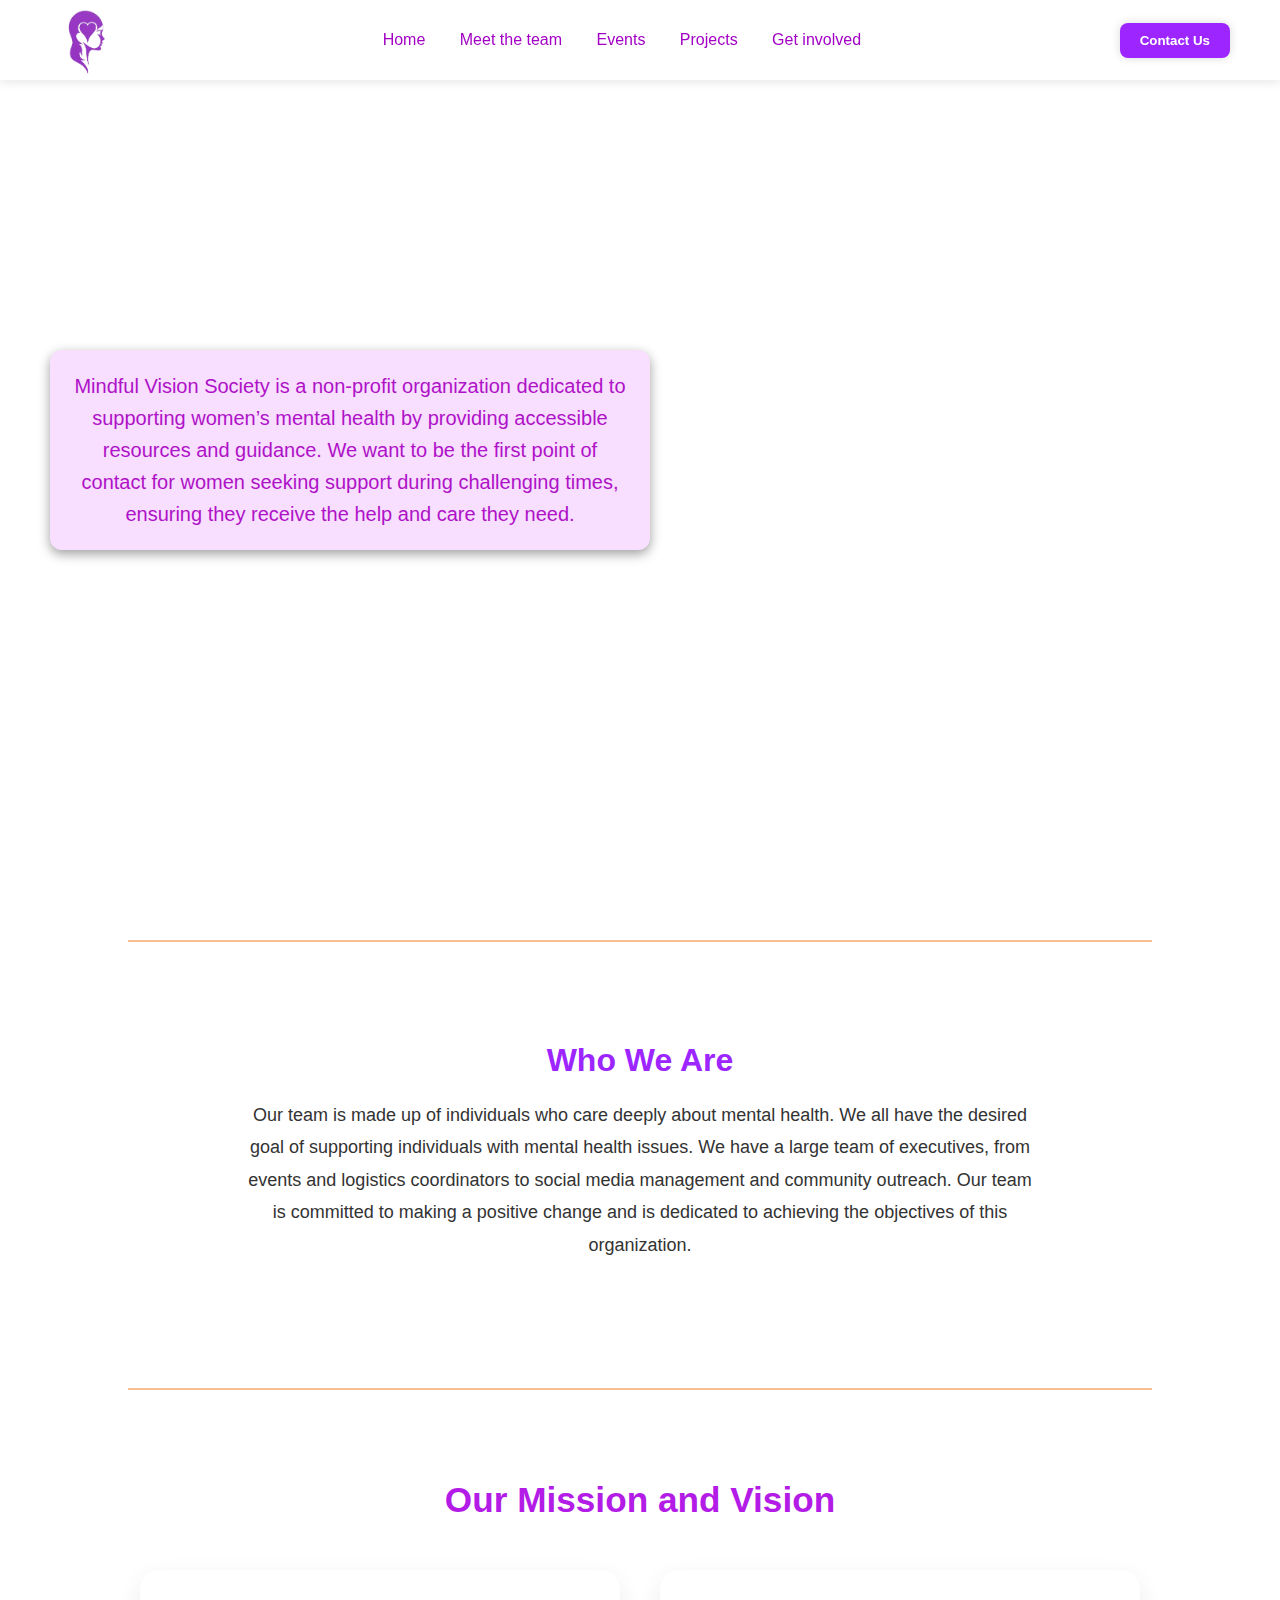
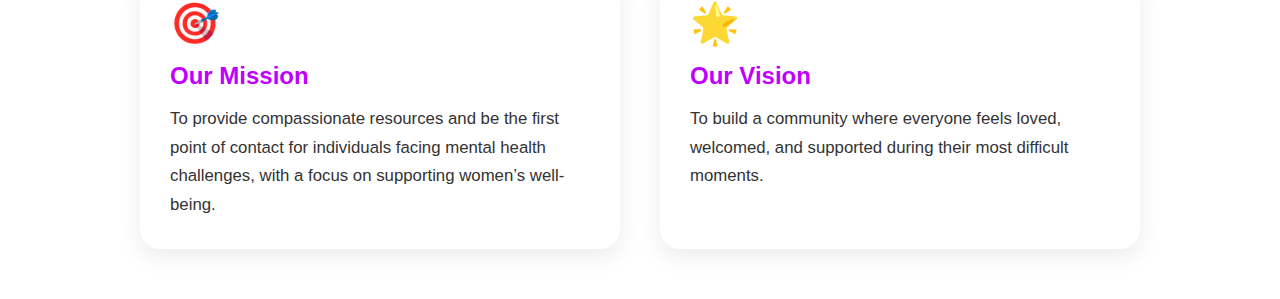
<file: index.html>
<!DOCTYPE html>
<html lang="en">
<head>
  <meta charset="UTF-8">
  <meta name="viewport" content="width=device-width, initial-scale=1.0">
  <title>Mindful Vision Society</title>
  <link rel="stylesheet" href="index.css">
</head>
<body>
  <header class="navbar">
    <div class="logo">
      <img src="logo.png" alt="Mindful Vision Society">
    </div>
    <nav class="nav-links">
      <a href="/index.html">Home</a>
      <a href="/Tabs/Team.html">Meet the team </a>
      <a href="/Tabs/Events.html">Events</a>
      <a href="/Tabs/Projects.html">Projects</a>
      <a href="/Tabs/Involed.html">Get involved </a>
    </nav>
    <button class="contact-button">Contact Us</button>
  </header>

<section class="hero">
  <div class="overlay"></div>
  <div class="hero-content">
    <div class="text-box">
      <p>
        Mindful Vision Society is a non-profit organization dedicated to supporting women’s mental health by providing accessible resources and guidance. We want to be the first point of contact for women seeking support during challenging times, ensuring they receive the help and care they need.
      </p>
    </div>
  </div>
</section>

<!-- LINE BETWEEN SECTIONS -->
<hr class="section-divider" />

<section class="Mission">
  <div class="overlay"></div>

  <h2>Who We Are</h2>

  <p>
    Our team is made up of individuals who care deeply about mental health. We all have the desired goal of supporting individuals with mental health issues.
    We have a large team of executives, from events and logistics coordinators to social media management and community outreach. Our team is committed to making a positive change and is dedicated to achieving the objectives of this organization.
  </p>

</section>

<!-- LINE BETWEEN SECTIONS -->
<hr class="section-divider" />

<section class="mission-vision-section">
  <h2 class="section-title">Our Mission and Vision</h2>
  <div class="card-container">
    <div class="info-card">
      <div class="icon">🎯</div>
      <h3>Our Mission</h3>
      <p>
        To provide compassionate resources and be the first point of contact for individuals facing mental health challenges, with a focus on supporting women’s well-being.
      </p>
    </div>
    <div class="info-card">
      <div class="icon">🌟</div>
      <h3>Our Vision</h3>
      <p>
        To build a community where everyone feels loved, welcomed, and supported during their most difficult moments.
      </p>
    </div>
  </div>
</section>

</body>
</html>
</file>
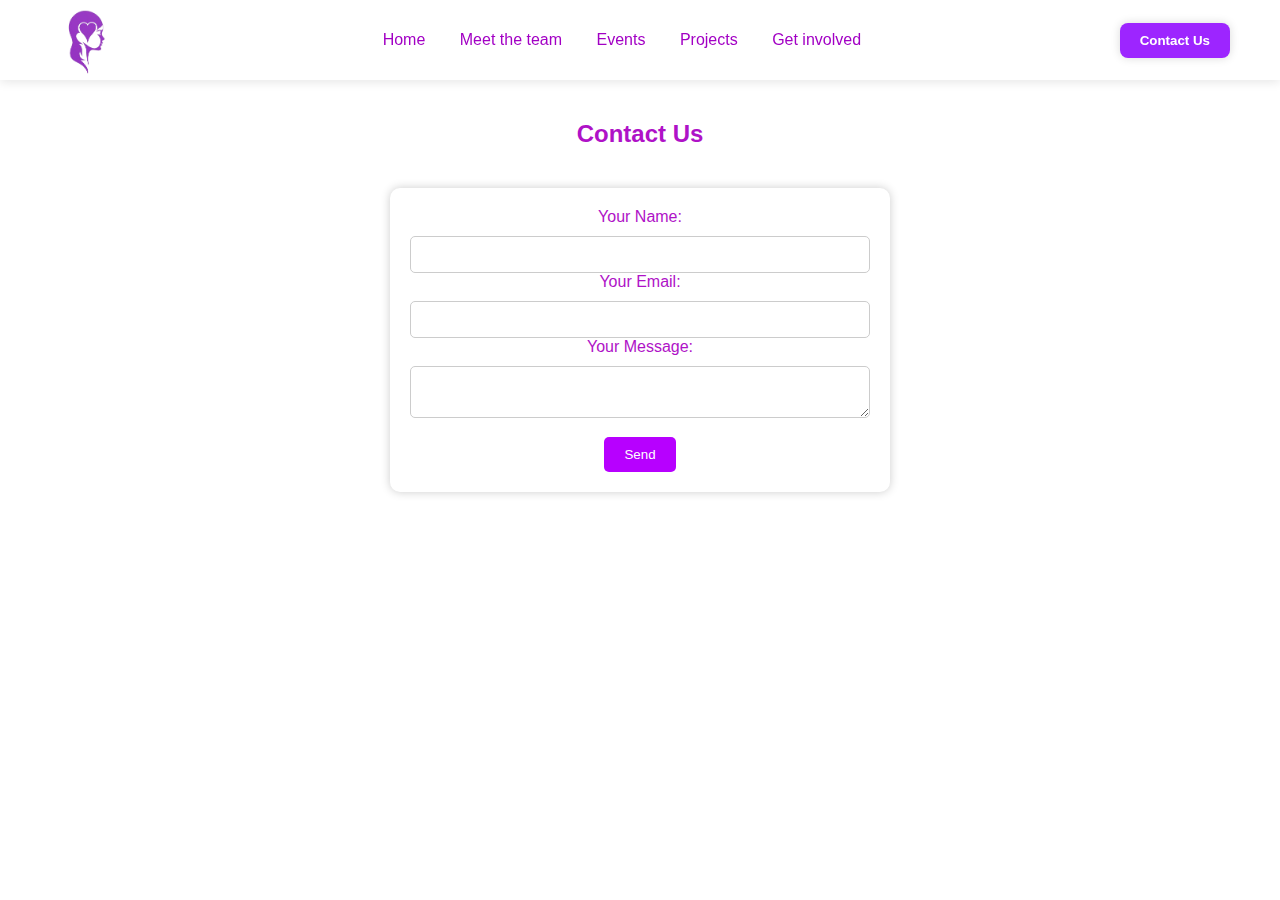
<file: Tabs/Contactus.html>
<!DOCTYPE html>
<html lang="en">
<head>
  <meta charset="UTF-8" />
  <meta name="viewport" content="width=device-width, initial-scale=1.0"/>
  <title>Contact Us - Mindful Vision Society</title>
  <link rel="stylesheet" href="/index.css" />
  <link rel="stylesheet" href="/Styles/contactus.css" /> <!-- New contact-specific CSS -->
</head>
<body>
  <header class="navbar">
    <div class="logo">
      <img src="/logo.png" alt="Mindful Vision Society" />
    </div>
    <nav class="nav-links">
      <a href="/index.html">Home</a>
      <a href="/Tabs/Team.html">Meet the team</a>
      <a href="/Tabs/Events.html">Events</a>
      <a href="/Tabs/Projects.html">Projects</a>
      <a href="/Tabs/Involed.html">Get involved</a>
    </nav>
    <button class="contact-button" onclick="location.href='/Tabs/Contactus.html'">
      Contact Us
    </button>
  </header>

  <h2 class="contact-title">Contact Us</h2>
<!-- modify this form HTML and place wherever you want your form -->
<form
  action="https://formspree.io/f/xblylnez"
  method="POST"
>
  <label>
    Your Name:
    <input type="Name" name="Name">
  </label>

  <label>
    Your Email:
    <input type="email" name="email">
  </label>
  <label>
    Your Message:
    <textarea name="message"></textarea>
  </label>
  <!-- your other form fields go here -->
  <button type="submit">Send</button>
</form>
</html>
</file>
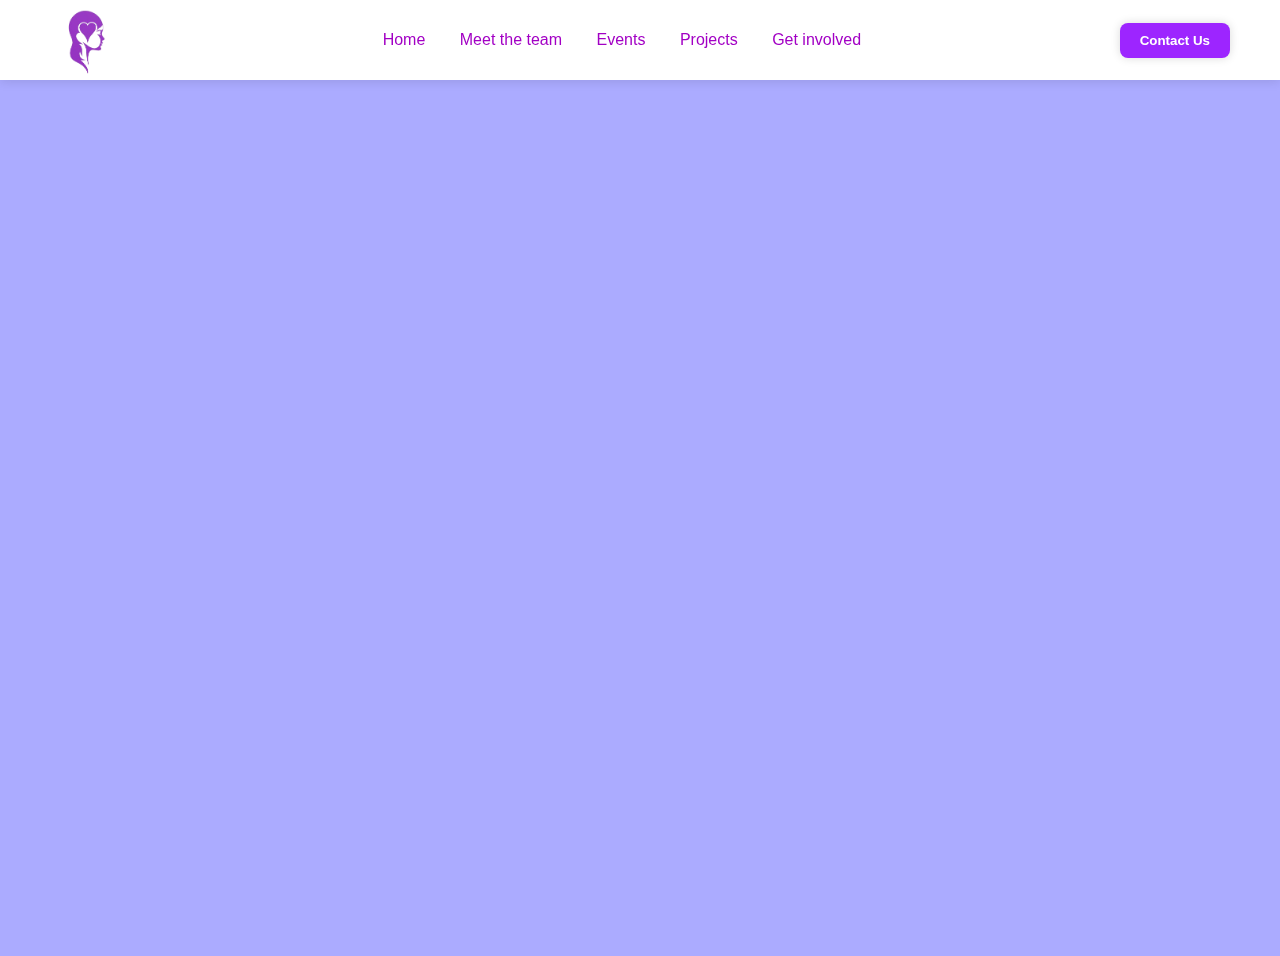
<file: Tabs/Involed.html>
<!DOCTYPE html>
<html lang="en">
<head>
  <meta charset="UTF-8" />
  <meta name="viewport" content="width=device-width, initial-scale=1.0"/>
  <title>Contact Us - Mindful Vision Society</title>
  <link rel="stylesheet" href="/index.css" />
  <link rel="stylesheet" href="/Styles/getinvolved.css" />

</head>
<body>
  <header class="navbar">
    <div class="logo">
      <img src="/logo.png" alt="Mindful Vision Society" />
    </div>
    <nav class="nav-links">
      <a href="/index.html">Home</a>
      <a href="/Tabs/Team.html">Meet the team</a>
      <a href="/Tabs/Events.html">Events</a>
      <a href="/Tabs/Projects.html">Projects</a>
      <a href="/Tabs/Involed.html">Get involved</a>
    </nav>
    <button class="contact-button" onclick="location.href='/Tabs/Contactus.html'">
      Contact Us
    </button>
  </header>

  <h2 class="contact-title">Contact Us</h2>
  <div class="jotform-container">
    <iframe
      title="Contact Form"
      src="https://www.jotform.com/form/251558049323256"
      allowfullscreen
    ></iframe>
  </div>
</body>
</html>
</file>
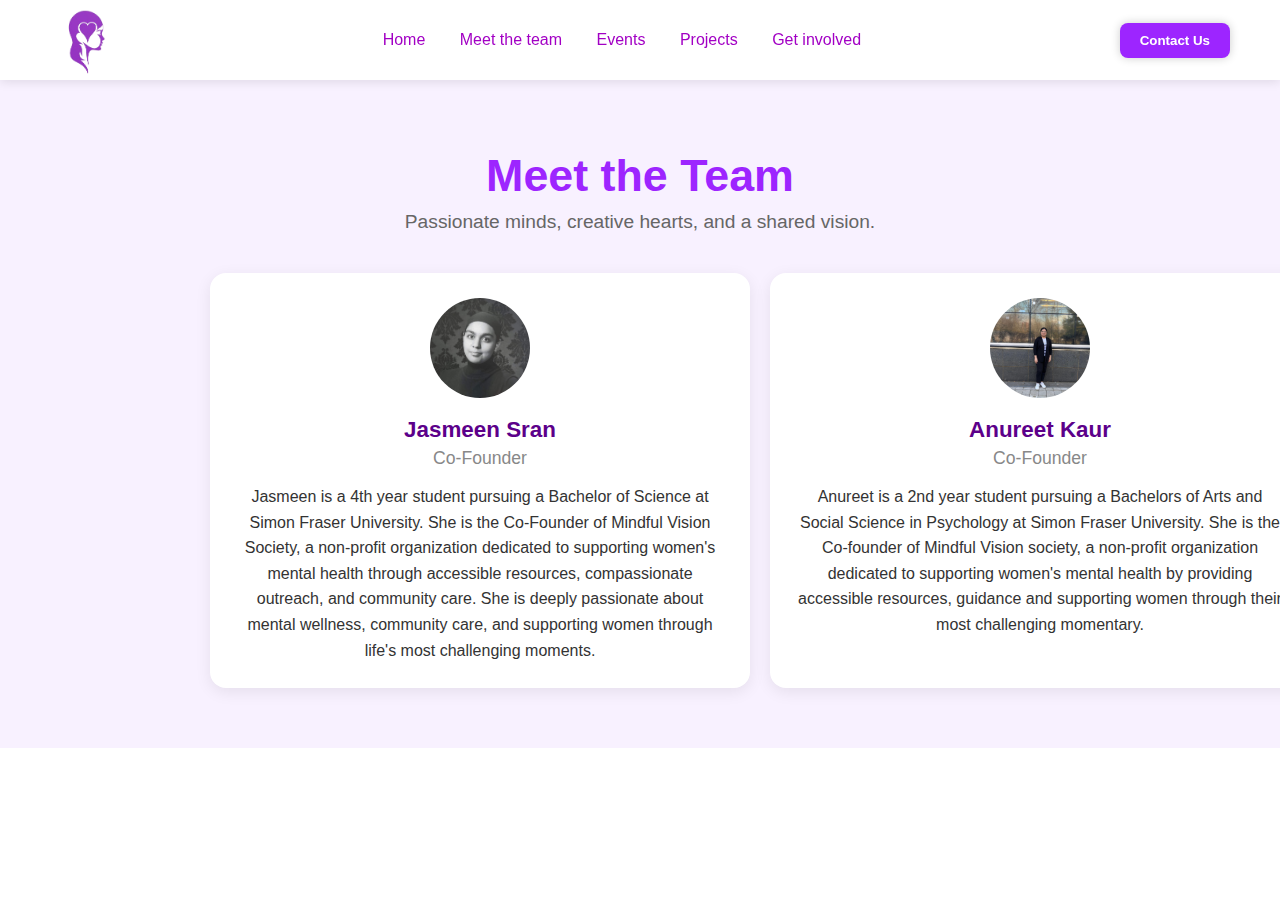
<file: Tabs/Team.html>
<!DOCTYPE html>
<html lang="en">
<head>
  <meta charset="UTF-8">
  <meta name="viewport" content="width=device-width, initial-scale=1.0">
  <title>Mindful Vision Society</title>
  <link rel="stylesheet" href="/Styles/team.css">
</head>
<body>
  <header class="navbar">
    <div class="logo">
      <img src="/logo.png" alt="Mindful Vision Society">
    </div>
    <nav class="nav-links">
      <a href="/index.html">Home</a>
      <a href="/Tabs/Team.html">Meet the team</a>
      <a href="/Tabs/Events.html">Events</a>
      <a href="/Tabs/Projects.html">Projects</a>
      <a href="/Tabs/Involed.html">Get involved</a>
    </nav>
    <button class="contact-button" onclick="location.href='/Tabs/Contactus.html'">
      Contact Us
    </button>
  </header>

  <section class="hero">
    <div class="overlay"></div>
    <div class="hero-content">
      <div class="container">
        <h1>Meet the Team</h1>
        <p class="subtitle">Passionate minds, creative hearts, and a shared vision.</p>

        <div class="team-grid">
          <div class="member-card">
            <img src="/person1.jpeg" alt="Jasmeen" class="member-photo" />
            <div class="member-name">Jasmeen Sran</div>
            <div class="member-role">Co-Founder</div>
            <div class="member-bio">Jasmeen is a 4th year student pursuing a Bachelor of Science at Simon Fraser University. She is the Co-Founder of Mindful Vision Society, a non-profit organization dedicated to supporting women's mental health through accessible resources, compassionate outreach, and community care. She is deeply passionate about mental wellness, community care, and supporting women through life's most challenging moments.</div>
          </div>

          <div class="member-card">
            <img src="/person 2.jpeg" alt="Anureet" class="member-photo" />
            <div class="member-name">Anureet Kaur</div>
            <div class="member-role">Co-Founder</div>
            <div class="member-bio">Anureet is a 2nd year student pursuing a Bachelors of Arts and Social Science in Psychology at Simon Fraser University. She is the Co-founder of Mindful Vision society, a non-profit organization dedicated to supporting women's mental health by providing accessible resources, guidance and supporting women through their most challenging momentary.</div>
          </div>

        </div>
      </div>
    </div>
  </section>
</body>
</html>
</file>
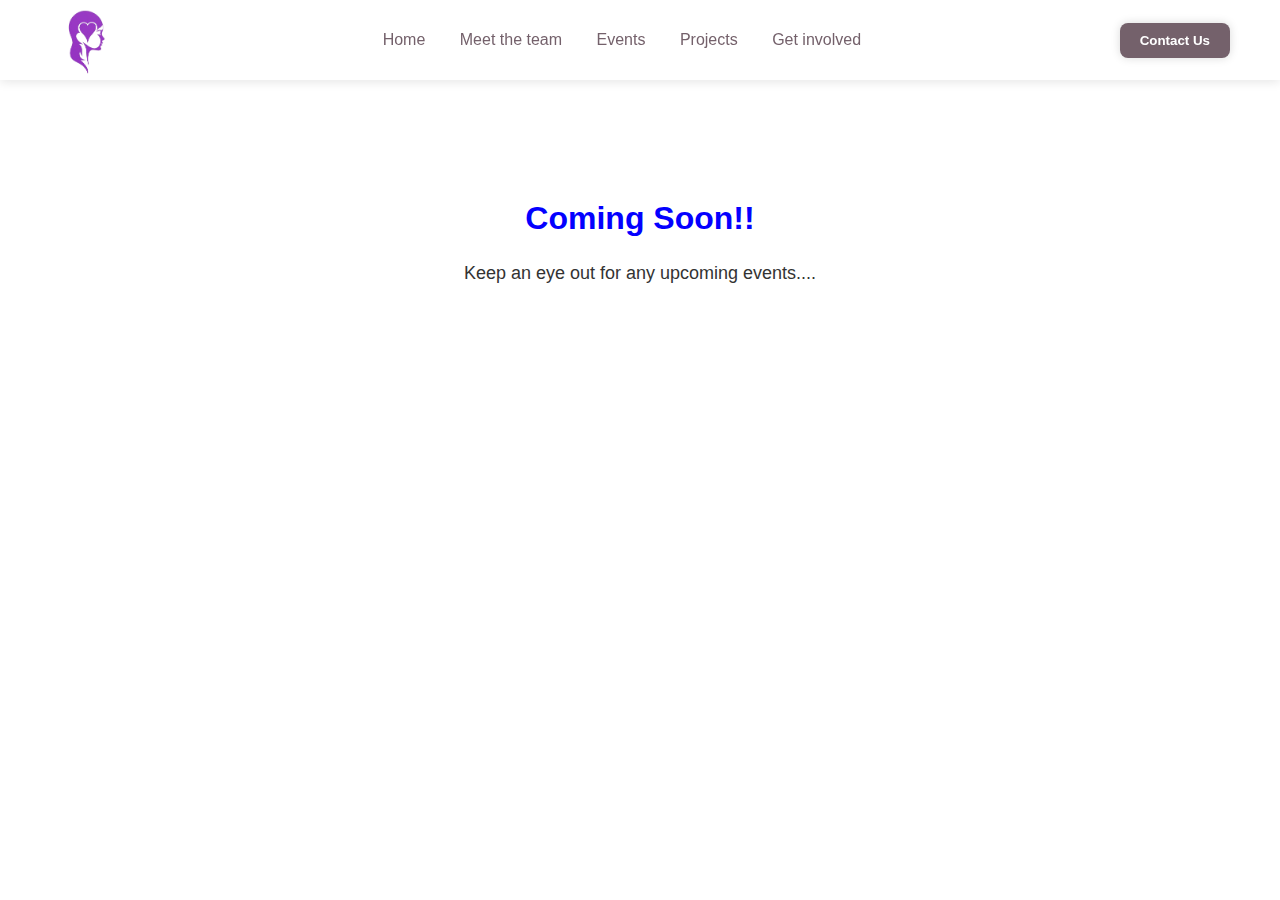
<file: public/Tabs/Events.html>
<!DOCTYPE html>
<html lang="en">
<head>
  <meta charset="UTF-8">
  <meta name="viewport" content="width=device-width, initial-scale=1.0">
  <title>Mindful Vision Society</title>
  <style>
    * {
  margin: 0;
  padding: 0;
  box-sizing: border-box;
}
body {
  font-family: Arial, serif;
  color: #8B6D7D;
  text-align: center; /* center all text */
}

/* Navbar */
.navbar {
  position: fixed;
  top: 0;
  height: 80px;
  width: 100%;
  background-color: white;
  display: flex;
  justify-content: space-between;
  align-items: center;
  padding: 5px 50px;
  z-index: 100;
  box-shadow: 0 2px 10px rgba(0, 0, 0, 0.1);
}

.logo img {
  height: 80px;
}

.nav-links a {
  margin: 0 15px;
  text-decoration: none;
  color: #74616B;        /* purple tone */
  font-weight: 500;
}

.contact-button {
  background-color: #74616B;
  color: #fff;
  padding: 10px 20px;
  border: none;
  border-radius: 8px;
  font-weight: bold;
  cursor: pointer;
  box-shadow: 0 0 10px rgba(0, 0, 0, 0.15);
}
  
  /* Hero Section */
  .hero {
    position: relative;
    height: 100vh;
    background-color: rgb(255, 255, 255);
    background-size: cover;
    background-position: center;
  }

.hero-content .text-box {
  background-color: rgba(204, 0, 255, 0.129);
  padding: 20px;
  border-radius: 12px;
  box-shadow: 0 4px 12px rgba(0, 0, 0, 0.386);
  max-width: 800px;
  margin: 0 auto;
}

  
  .hero-content {
    position: relative;
    max-width: 700px;
    padding: 50px;
    z-index: 2;
    top: 50%;
    transform: translateY(-50%);
  }
  .hero-content p {
    font-size: 20px;
    line-height: 1.6;
  }
  
    .section-divider {
  border: none;
  height: 2px;
  background-color: #f2a365; /* soft orange or any accent color */
  width: 80%;
  margin: 40px auto;
  opacity: 0.7;
}

.Mission {
  background-color: #ffffff; /* soft light background */
  padding: 200px 20px;
  text-align: center;
}

.Mission h2 {
  font-size: 2em;
  margin-bottom: 20px;
  color: #0400ff;
}

.Mission p {
  max-width: 800px;
  margin: 0 auto 1.5em auto;
  line-height: 1.8;
  font-size: 18px;
  color: #333;
}

.mission-vision-section {
  background: #ffffff;
  padding: 50px 20px;
  text-align: center;
}


  </style>
</head>
<body>
  <header class="navbar">
    <div class="logo">
      <img src="/public/img/logo.png" alt="Mindful Vision Society" />
    </div>
    <nav class="nav-links">
      <a href="/public/index.html">Home</a>
      <a href="/public/Tabs/Team.html">Meet the team</a>
      <a href="/public/Tabs/Events.html">Events</a>
      <a href="/public/Tabs/Projects.html">Projects</a>
      <a href="/public/Tabs/Involed.html">Get involved</a>
    </nav>
    <button class="contact-button" onclick="location.href='/public/Tabs/Contactus.html'">
      Contact Us
    </button>
  </header>
  <section class="Mission">
  <div class="overlay"></div>

  <h2>Coming Soon!!</h2>

  <p>
   Keep an eye out for any upcoming events....
  </p>

</section>
</body>
</html>
</file>
<file: Styles/contactus.css>
.contact-title {
  text-align: center;
  margin-top: 120px;
}

form {
  background: white;
  padding: 20px;
  max-width: 500px;
  margin: 40px auto;
  border-radius: 10px;
  box-shadow: 0 0 10px #ccc;
}

input, textarea {
  width: 100%;
  padding: 10px;
  margin-top: 10px;
  border: 1px solid #ccc;
  border-radius: 5px;
}

form button {
  margin-top: 15px;
  padding: 10px 20px;
  background: #b700ff;
  color: white;
  border: none;
  border-radius: 5px;
  cursor: pointer;
  transition: background-color 0.3s ease;
}

form button:hover {
  background: #0056b3;
}
</file>
<file: Styles/getinvolved.css>
body{
        background-color: rgb(171, 171, 255);
    }
    .jotform-container {
      margin: 40px auto;
      max-width: 800px;
    }

    .jotform-container iframe {
      width: 100%;
      height: 800px;
      border: none;
    }

    .contact-title {
      text-align: center;
      margin-top: 40px;
      font-size: 28px;
    }
</file>
<file: index.css>
/* Reset & fonts */
* {
  margin: 0;
  padding: 0;
  box-sizing: border-box;
}
body {
  font-family: Arial, serif;
  color: rgb(175, 18, 199);
  text-align: center; /* center all text */
}

/* Navbar */
.navbar {
  position: fixed;
  top: 0;
  height: 80px;
  width: 100%;
  background-color: white;
  display: flex;
  justify-content: space-between;
  align-items: center;
  padding: 5px 50px;
  z-index: 100;
  box-shadow: 0 2px 10px rgba(0, 0, 0, 0.1);
}

.logo img {
  height: 80px;
}

.nav-links a {
  margin: 0 15px;
  text-decoration: none;
  color: #a200c4;        /* purple tone */
  font-weight: 500;
}

.contact-button {
  background-color: #9d25ff;
  color: #fff;
  padding: 10px 20px;
  border: none;
  border-radius: 8px;
  font-weight: bold;
  cursor: pointer;
  box-shadow: 0 0 10px rgba(0, 0, 0, 0.15);
}
  
  /* Hero Section */
  .hero {
    position: relative;
    height: 100vh;
    background-color: rgb(255, 255, 255);
    background-size: cover;
    background-position: center;
  }

.hero-content .text-box {
  background-color: rgba(204, 0, 255, 0.129);
  padding: 20px;
  border-radius: 12px;
  box-shadow: 0 4px 12px rgba(0, 0, 0, 0.386);
  max-width: 800px;
  margin: 0 auto;
}

  
  .hero-content {
    position: relative;
    max-width: 700px;
    padding: 50px;
    z-index: 2;
    top: 50%;
    transform: translateY(-50%);
  }
  .hero-content p {
    font-size: 20px;
    line-height: 1.6;
  }
  
    .section-divider {
  border: none;
  height: 2px;
  background-color: #f2a365; /* soft orange or any accent color */
  width: 80%;
  margin: 40px auto;
  opacity: 0.7;
}

.Mission {
  background-color: #ffffff; /* soft light background */
  padding: 60px 20px;
  text-align: center;
}

.Mission h2 {
  font-size: 2em;
  margin-bottom: 20px;
  color: #9d25ff;
}

.Mission p {
  max-width: 800px;
  margin: 0 auto 1.5em auto;
  line-height: 1.8;
  font-size: 18px;
  color: #333;
}

.mission-vision-section {
  background: #ffffff;
  padding: 50px 20px;
  text-align: center;
}

.section-title {
  font-size: 2.2em;
  margin-bottom: 50px;
  color: #b31ce6;
}

.card-container {
  display: flex;
  flex-direction: column;
  gap: 30px;
  max-width: 1000px;
  margin: 0 auto;
}

.info-card {
  background-color: white;
  border-radius: 20px;
  padding: 30px;
  box-shadow: 0 8px 24px rgba(0, 0, 0, 0.08);
  text-align: left;
  transition: transform 0.3s ease;
}

.info-card:hover {
  transform: translateY(-5px);
}

.info-card .icon {
  font-size: 2.5em;
  margin-bottom: 15px;
  color: #666567;
}

.info-card h3 {
  font-size: 1.5em;
  margin-bottom: 15px;
  color: #bf00ff;
}

.info-card p {
  font-size: 1.05em;
  line-height: 1.7;
  color: #333333;
}

/* Responsive for larger screens */
@media (min-width: 768px) {
  .card-container {
    flex-direction: row;
    justify-content: space-between;
  }

  .info-card {
    width: 48%;
  }
}
</file>
<file: Styles/team.css>
/* Reset & fonts */
* {
  margin: 0;
  padding: 0;
  box-sizing: border-box;
}

body {
  font-family: Arial, sans-serif;
  color: #5c008a;
  background-color: #ffffff;
  text-align: center;
}

/* Navbar */
.navbar {
  position: fixed;
  top: 0;
  height: 80px;
  width: 100%;
  background-color: white;
  display: flex;
  justify-content: space-between;
  align-items: center;
  padding: 5px 50px;
  z-index: 100;
  box-shadow: 0 2px 10px rgba(0, 0, 0, 0.1);
}

.logo img {
  height: 80px;
}

.nav-links a {
  margin: 0 15px;
  text-decoration: none;
  color: #a200c4;
  font-weight: 500;
}

.contact-button {
  background-color: #9d25ff;
  color: #fff;
  padding: 10px 20px;
  border: none;
  border-radius: 8px;
  font-weight: bold;
  cursor: pointer;
  box-shadow: 0 0 10px rgba(0, 0, 0, 0.2);
}

/* Hero Section */
.hero {
  padding-top: 150px; /* Adjust to clear fixed header */
  padding-bottom: 60px;
  background-color: #f8f1ff;
}

.hero-content {
  max-width: 900px;
  margin: 0 auto;
  padding: 0 20px;
}

.hero-content h1 {
  font-size: 2.8em;
  margin-bottom: 10px;
  color: #9d25ff;
}

.hero-content .subtitle {
  font-size: 1.2em;
  color: #666;
  margin-bottom: 40px;
}

/* Team Grid */
.team-grid {
  display: grid;
  grid-template-columns: 1fr;
  gap: 20px;
  justify-items: center;
}

.member-card {
  background-color: #fff;
  padding: 25px;
  border-radius: 16px;
  box-shadow: 0 4px 16px rgba(0, 0, 0, 0.08);
  width: 60vh;
  max-width: 400vh;
  transition: transform 0.3s ease;
}

.member-card:hover {
  transform: translateY(-5px);
}

.member-photo {
  width: 100px;
  height: 100px;
  object-fit: cover;
  border-radius: 50%;
  margin-bottom: 15px;
}

.member-name {
  font-size: 1.4em;
  font-weight: bold;
  color: #5c008a;
  margin-bottom: 5px;
}

.member-role {
  font-size: 1.1em;
  color: #888;
  margin-bottom: 15px;
}

.member-bio {
  font-size: 1em;
  color: #333;
  line-height: 1.6;
}

/* Responsive Grid */
@media (min-width: 768px) {
  .team-grid {
    grid-template-columns: repeat(2, 1fr);
  }
}

@media (min-width: 1024px) {
  .team-grid {
    grid-template-columns: repeat(4, 1fr);
  }
}
</file>
